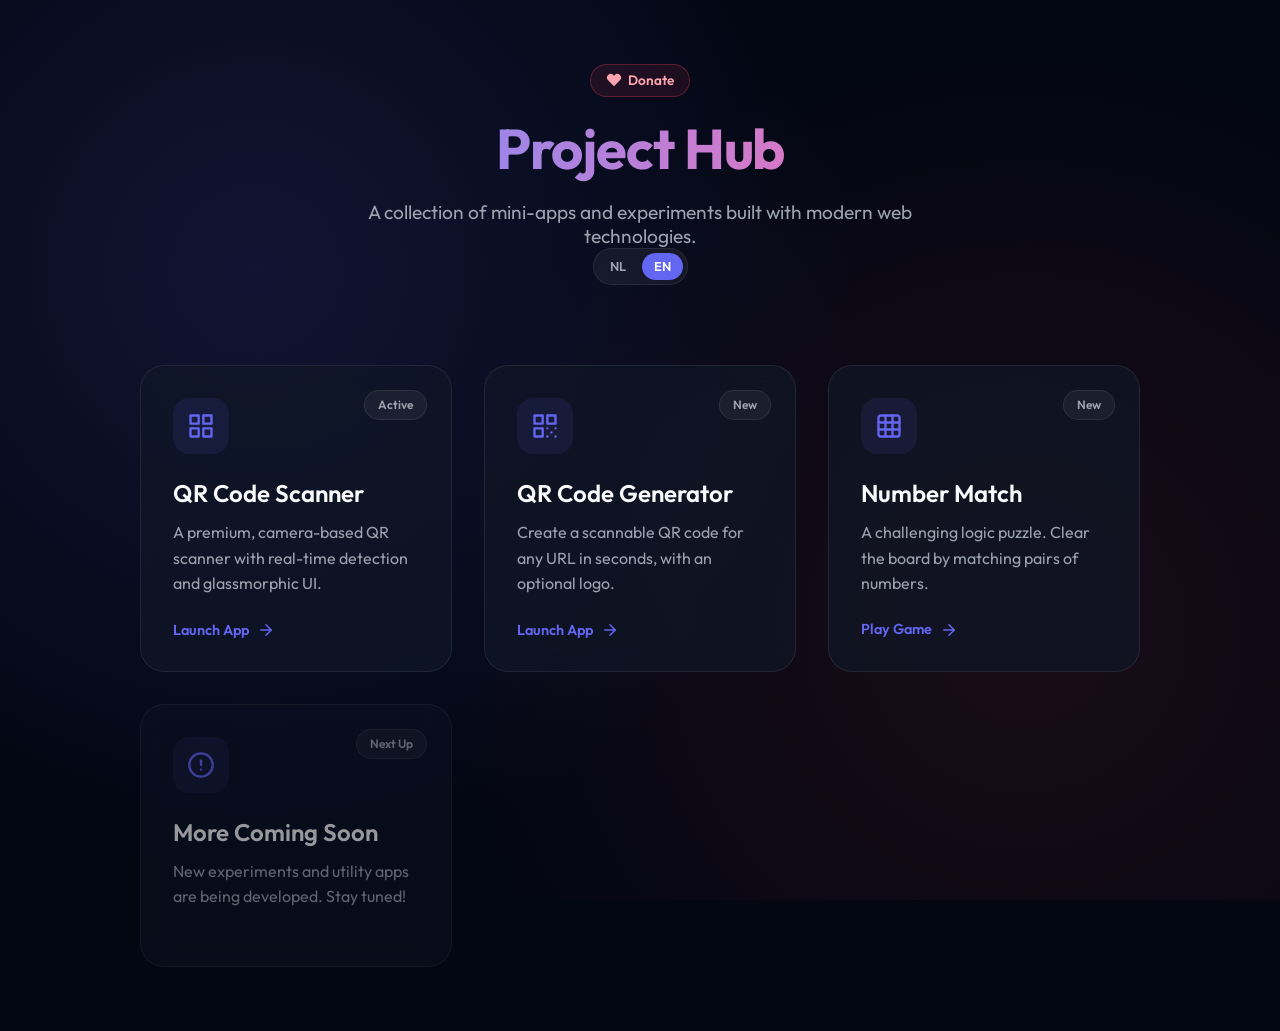
<file: html/index.html>
<!DOCTYPE html>
<html lang="en">
<head>
    <meta charset="UTF-8">
    <meta name="viewport" content="width=device-width, initial-scale=1.0">
    <title>Project Hub | jvgemert</title>
    <link rel="stylesheet" href="assets/shared-components.css">
    <link rel="stylesheet" href="style.css">

</head>
<body data-i18n-title="meta.title">
    <div class="bg-gradient"></div>

    <header>
        <div class="header-actions">
            <a href="donate/index.html" class="donate-link">
                <svg width="16" height="16" viewBox="0 0 24 24">
                    <path d="M20.84 4.61a5.5 5.5 0 0 0-7.78 0L12 5.67l-1.06-1.06a5.5 5.5 0 0 0-7.78 7.78l1.06 1.06L12 21.23l7.78-7.78 1.06-1.06a5.5 5.5 0 0 0 0-7.78z"></path>
                </svg>
                <span data-i18n="nav.donate">Donate</span>
            </a>
        </div>
        <h1 data-i18n="header.title">Project Hub</h1>
        <p data-i18n="header.subtitle">A collection of mini-apps and experiments built with modern web technologies.</p>
    </header>

    <div class="grid">
        <!-- QR Code Scanner -->
        <a href="qr-code-scanner/index.html" class="card">
            <div class="badge" data-i18n="cards.scanner.badge">Active</div>
            <div class="card-icon">
                <svg width="28" height="28" viewBox="0 0 24 24" fill="none" stroke="currentColor" stroke-width="2" stroke-linecap="round" stroke-linejoin="round">
                    <rect x="3" y="3" width="7" height="7"></rect>
                    <rect x="14" y="3" width="7" height="7"></rect>
                    <rect x="14" y="14" width="7" height="7"></rect>
                    <rect x="3" y="14" width="7" height="7"></rect>
                </svg>
            </div>
            <div>
                <h2 data-i18n="cards.scanner.title">QR Code Scanner</h2>
                <p data-i18n="cards.scanner.description">A premium, camera-based QR scanner with real-time detection and glassmorphic UI.</p>
            </div>
            <div class="card-footer">
                <span data-i18n="cards.scanner.cta">Launch App</span>
                <svg width="18" height="18" viewBox="0 0 24 24" fill="none" stroke="currentColor" stroke-width="2" stroke-linecap="round" stroke-linejoin="round">
                    <line x1="5" y1="12" x2="19" y2="12"></line>
                    <polyline points="12 5 19 12 12 19"></polyline>
                </svg>
            </div>
        </a>

        <!-- QR Code Generator -->
        <a href="qr-code-generator/index.html" class="card">
            <div class="badge" data-i18n="cards.generator.badge">New</div>
            <div class="card-icon">
                <svg width="28" height="28" viewBox="0 0 24 24" fill="none" stroke="currentColor" stroke-width="2" stroke-linecap="round" stroke-linejoin="round">
                    <rect x="3" y="3" width="7" height="7"></rect>
                    <rect x="14" y="3" width="7" height="7"></rect>
                    <rect x="3" y="14" width="7" height="7"></rect>
                    <line x1="14" y1="14" x2="14" y2="14.01"></line>
                    <line x1="21" y1="14" x2="21" y2="14.01"></line>
                    <line x1="14" y1="21" x2="14" y2="21.01"></line>
                    <line x1="21" y1="21" x2="21" y2="21.01"></line>
                    <line x1="17.5" y1="17.5" x2="17.5" y2="17.51"></line>
                </svg>
            </div>
            <div>
                <h2 data-i18n="cards.generator.title">QR Code Generator</h2>
                <p data-i18n="cards.generator.description">Create a scannable QR code for any URL in seconds, with an optional logo.</p>
            </div>
            <div class="card-footer">
                <span data-i18n="cards.generator.cta">Launch App</span>
                <svg width="18" height="18" viewBox="0 0 24 24" fill="none" stroke="currentColor" stroke-width="2" stroke-linecap="round" stroke-linejoin="round">
                    <line x1="5" y1="12" x2="19" y2="12"></line>
                    <polyline points="12 5 19 12 12 19"></polyline>
                </svg>
            </div>
        </a>

        <!-- Number Match Game -->
        <a href="number-match/index.html" class="card">
            <div class="badge" data-i18n="cards.numberMatch.badge">New</div>
            <div class="card-icon">
                <svg width="28" height="28" viewBox="0 0 24 24" fill="none" stroke="currentColor" stroke-width="2" stroke-linecap="round" stroke-linejoin="round">
                    <rect x="3" y="3" width="18" height="18" rx="2" ry="2"></rect>
                    <line x1="3" y1="9" x2="21" y2="9"></line>
                    <line x1="3" y1="15" x2="21" y2="15"></line>
                    <line x1="9" y1="3" x2="9" y2="21"></line>
                    <line x1="15" y1="3" x2="15" y2="21"></line>
                </svg>
            </div>
            <div>
                <h2 data-i18n="cards.numberMatch.title">Number Match</h2>
                <p data-i18n="cards.numberMatch.description">A challenging logic puzzle. Clear the board by matching pairs of numbers.</p>
            </div>
            <div class="card-footer">
                <span data-i18n="cards.numberMatch.cta">Play Game</span>
                <svg width="18" height="18" viewBox="0 0 24 24" fill="none" stroke="currentColor" stroke-width="2" stroke-linecap="round" stroke-linejoin="round">
                    <line x1="5" y1="12" x2="19" y2="12"></line>
                    <polyline points="12 5 19 12 12 19"></polyline>
                </svg>
            </div>
        </a>

        <!-- Coming Soon -->
        <div class="card card-disabled">
            <div class="badge" data-i18n="cards.comingSoon.badge">Next Up</div>
            <div class="card-icon">
                <svg width="28" height="28" viewBox="0 0 24 24" fill="none" stroke="currentColor" stroke-width="2" stroke-linecap="round" stroke-linejoin="round">
                    <circle cx="12" cy="12" r="10"></circle>
                    <line x1="12" y1="8" x2="12" y2="12"></line>
                    <line x1="12" y1="16" x2="12.01" y2="16"></line>
                </svg>
            </div>
            <div>
                <h2 data-i18n="cards.comingSoon.title">More Coming Soon</h2>
                <p data-i18n="cards.comingSoon.description">New experiments and utility apps are being developed. Stay tuned!</p>
            </div>
        </div>
    </div>

    <script src="i18n.js"></script>
    <script src="translations.js"></script>
    <script>
        I18N.init(window.HUB_DICT);
    </script>
</body>
</html>
</file>
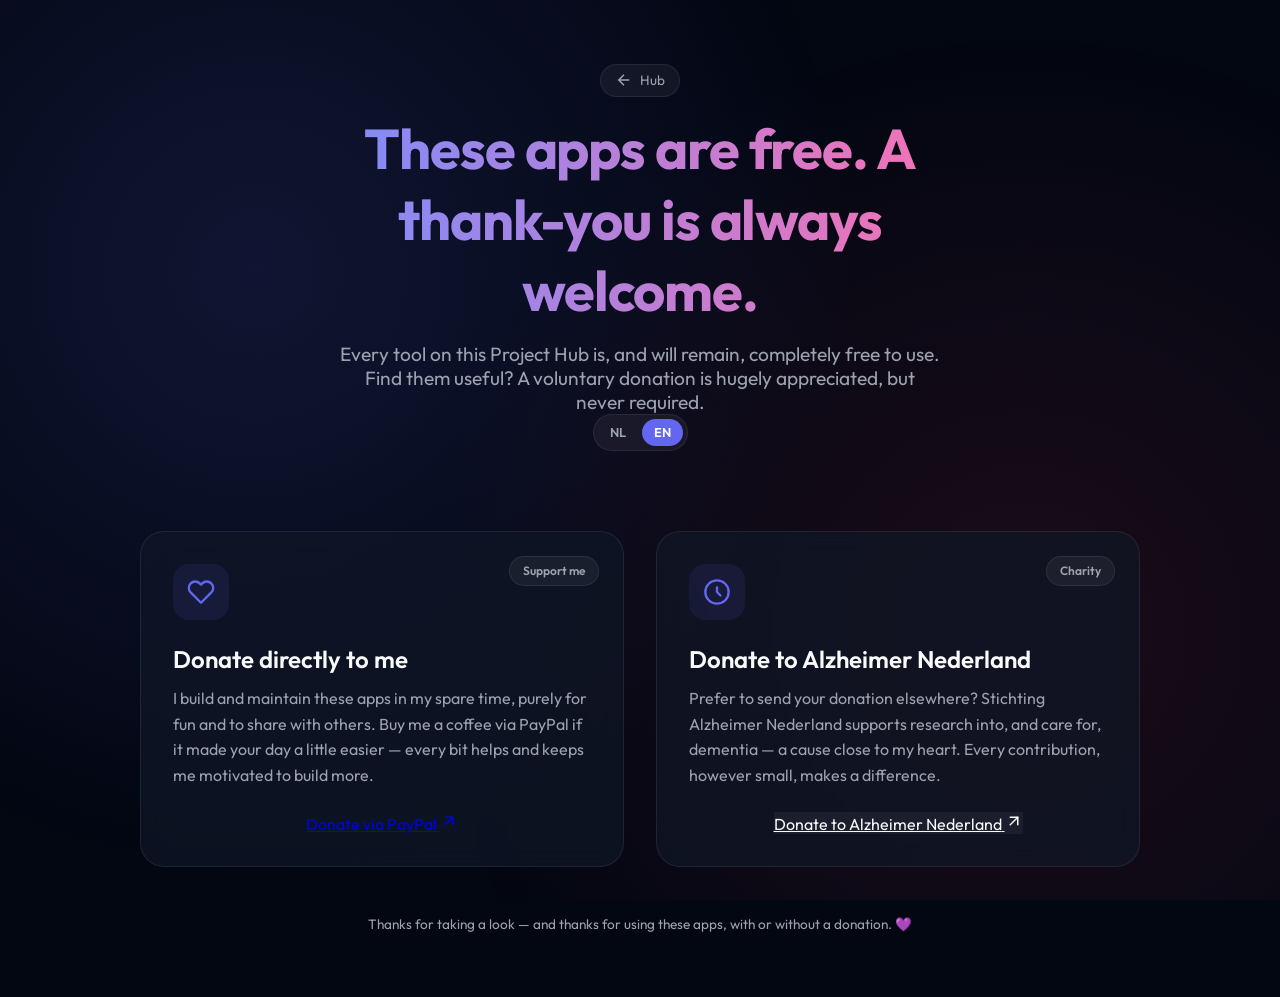
<file: html/donate/index.html>
<!DOCTYPE html>
<html lang="nl">
<head>
    <meta charset="UTF-8">
    <meta name="viewport" content="width=device-width, initial-scale=1.0">
    <meta name="description" content="Steun dit project of doneer aan Stichting Alzheimer Nederland.">
    <title>Doneren | jvgemert</title>
    <link rel="stylesheet" href="../assets/shared-components.css">
    <link rel="stylesheet" href="../style.css">
</head>
<body data-i18n-title="meta.title">
    <div class="bg-gradient"></div>

    <header>
        <div class="header-actions">
            <a href="../index.html" class="back-link">
                <svg width="18" height="18" viewBox="0 0 24 24" fill="none" stroke="currentColor" stroke-width="2">
                    <line x1="19" y1="12" x2="5" y2="12"></line>
                    <polyline points="12 19 5 12 12 5"></polyline>
                </svg>
                <span data-i18n="header.back">Hub</span>
            </a>
        </div>
        <h1 data-i18n="header.title">Deze apps zijn gratis. Een bedankje mag altijd.</h1>
        <p data-i18n="header.subtitle">Alle tools op dit Project Hub zijn en blijven volledig gratis te gebruiken. Vind je ze handig? Een vrijwillige donatie wordt enorm gewaardeerd, maar is nooit verplicht.</p>
    </header>

    <main class="grid donate-grid">
        <section class="card donate-card">
            <div class="badge" data-i18n="me.badge">Steun mij</div>
            <div class="card-icon donate-icon">
                <svg width="28" height="28" viewBox="0 0 24 24" fill="none" stroke="currentColor" stroke-width="2" stroke-linecap="round" stroke-linejoin="round">
                    <path d="M20.84 4.61a5.5 5.5 0 0 0-7.78 0L12 5.67l-1.06-1.06a5.5 5.5 0 0 0-7.78 7.78l1.06 1.06L12 21.23l7.78-7.78 1.06-1.06a5.5 5.5 0 0 0 0-7.78z"></path>
                </svg>
            </div>
            <div>
                <h2 data-i18n="me.title">Doneer direct aan mij</h2>
                <p data-i18n="me.description">Ik bouw en onderhoud deze apps in mijn vrije tijd, puur voor de lol en om te delen. Trakteer me op een kopje koffie via PayPal als je er blij van wordt — elk bedrag helpt en motiveert om door te bouwen.</p>
            </div>
            <div class="actions">
                <a href="https://paypal.me/JeroenvanGemert" target="_blank" rel="noopener" class="button-primary">
                    <span data-i18n="me.button">Doneer via PayPal</span>
                    <svg width="18" height="18" viewBox="0 0 24 24" fill="none" stroke="currentColor" stroke-width="2" stroke-linecap="round" stroke-linejoin="round">
                        <line x1="7" y1="17" x2="17" y2="7"></line>
                        <polyline points="7 7 17 7 17 17"></polyline>
                    </svg>
                </a>
            </div>
        </section>

        <section class="card donate-card">
            <div class="badge" data-i18n="charity.badge">Goed doel</div>
            <div class="card-icon donate-icon">
                <svg width="28" height="28" viewBox="0 0 24 24" fill="none" stroke="currentColor" stroke-width="2" stroke-linecap="round" stroke-linejoin="round">
                    <circle cx="12" cy="12" r="10"></circle>
                    <path d="M12 8v4l3 3"></path>
                </svg>
            </div>
            <div>
                <h2 data-i18n="charity.title">Doneer aan Stichting Alzheimer Nederland</h2>
                <p data-i18n="charity.description">Liever je donatie ergens anders naartoe? Stichting Alzheimer Nederland zet zich in voor onderzoek naar en ondersteuning bij dementie — een zaak die mij persoonlijk aan het hart gaat. Iedere bijdrage, hoe klein ook, maakt verschil.</p>
            </div>
            <div class="actions">
                <a href="https://online.alzheimer-nederland.nl/donatie" target="_blank" rel="noopener" class="button-secondary">
                    <span data-i18n="charity.button">Doneer aan Alzheimer Nederland</span>
                    <svg width="18" height="18" viewBox="0 0 24 24" fill="none" stroke="currentColor" stroke-width="2" stroke-linecap="round" stroke-linejoin="round">
                        <line x1="7" y1="17" x2="17" y2="7"></line>
                        <polyline points="7 7 17 7 17 17"></polyline>
                    </svg>
                </a>
            </div>
        </section>
    </main>

    <footer>
        <p data-i18n="footer.note">Bedankt dat je de tijd nam om te kijken — en bedankt dat je deze apps gebruikt, met of zonder donatie. 💜</p>
    </footer>

    <script src="../i18n.js"></script>
    <script src="translations.js"></script>
    <script>
        window.APP_I18N = I18N.init(window.DONATE_DICT);
    </script>
</body>
</html>
</file>
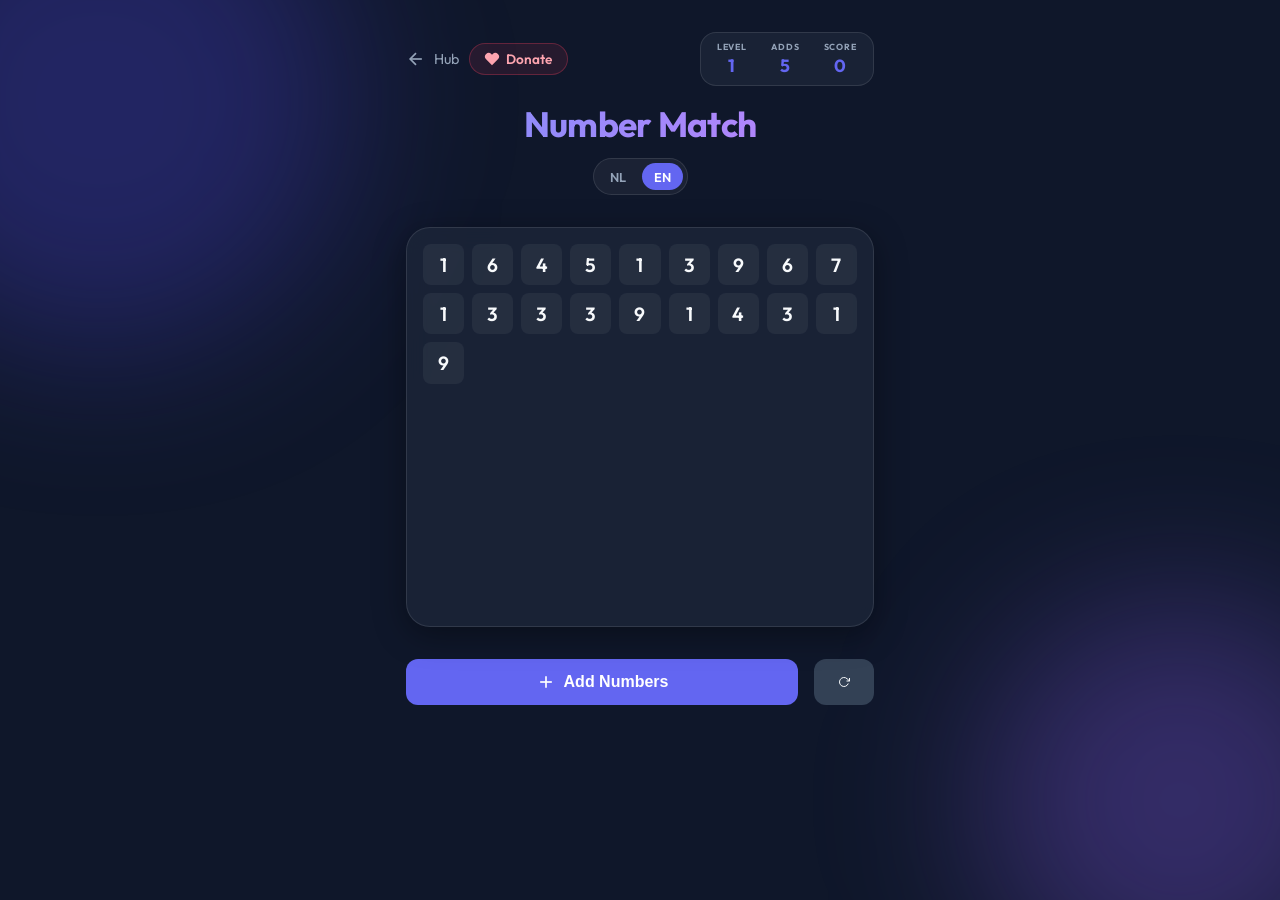
<file: html/number-match/index.html>
<!DOCTYPE html>
<html lang="en">
<head>
    <meta charset="UTF-8">
    <meta name="viewport" content="width=device-width, initial-scale=1.0">
    <title>Number Match | Logic Puzzle</title>
    <meta name="description" content="A premium web version of the popular Number Match logic puzzle game.">
    <link rel="stylesheet" href="../assets/shared-components.css">
    <link rel="stylesheet" href="style.css">
</head>
<body data-i18n-title="meta.title">
    <div class="background-blobs">
        <div class="blob blob-1"></div>
        <div class="blob blob-2"></div>
    </div>

    <main class="game-container">
        <header>
            <div class="header-top">
                <div class="header-left">
                    <a href="../index.html" class="back-link">
                        <svg width="20" height="20" viewBox="0 0 24 24" fill="none" stroke="currentColor" stroke-width="2">
                            <line x1="19" y1="12" x2="5" y2="12"></line>
                            <polyline points="12 19 5 12 12 5"></polyline>
                        </svg>
                        <span data-i18n="header.back">Hub</span>
                    </a>
                    <a href="../donate/index.html" class="donate-link">
                        <svg width="16" height="16" viewBox="0 0 24 24">
                            <path d="M20.84 4.61a5.5 5.5 0 0 0-7.78 0L12 5.67l-1.06-1.06a5.5 5.5 0 0 0-7.78 7.78l1.06 1.06L12 21.23l7.78-7.78 1.06-1.06a5.5 5.5 0 0 0 0-7.78z"></path>
                        </svg>
                        <span data-i18n="nav.donate">Donate</span>
                    </a>
                </div>
                <div class="stats-container">
                    <div class="stat-item">
                        <span class="stat-label" data-i18n="stats.level">LEVEL</span>
                        <span id="level" class="stat-value">1</span>
                    </div>
                    <div class="stat-item">
                        <span class="stat-label" data-i18n="stats.adds">ADDS</span>
                        <span id="adds-left" class="stat-value">5</span>
                    </div>
                    <div class="stat-item">
                        <span class="stat-label" data-i18n="stats.score">SCORE</span>
                        <span id="score" class="stat-value">0</span>
                    </div>
                </div>
            </div>
            <h1 data-i18n="header.title">Number Match</h1>
        </header>

        <div class="board-wrapper">
            <div id="game-board" class="board" role="group" aria-label="Number grid">
                <!-- Numbers will be injected here -->
            </div>
        </div>

        <div class="controls">
            <button id="add-numbers-btn" class="btn btn-primary">
                <svg width="20" height="20" viewBox="0 0 24 24" fill="none" stroke="currentColor" stroke-width="2">
                    <line x1="12" y1="5" x2="12" y2="19"></line>
                    <line x1="5" y1="12" x2="19" y2="12"></line>
                </svg>
                <span data-i18n="controls.addNumbers">Add Numbers</span>
            </button>
            <button id="restart-btn" class="btn btn-secondary">
                <svg width="20" height="20" viewBox="0 0 24 24" fill="none" stroke="currentColor" stroke-width="2">
                    <path d="M23 4v6h-6"></path>
                    <path d="M20.49 15a9 9 0 11-2.12-9.36L23 10"></path>
                </svg>
            </button>
        </div>

        <div id="game-over" class="modal hidden" role="dialog" aria-modal="true" aria-labelledby="game-over-title" tabindex="-1">
            <div class="modal-content">
                <h2 id="game-over-title">Well Done!</h2>
                <p id="game-over-message">You cleared the board!</p>
                <div class="final-score"><span data-i18n="modal.scoreLabel">Score</span>: <span id="final-score">0</span></div>
                <button id="play-again-btn" class="btn btn-primary">Play Again</button>
            </div>
        </div>
    </main>

    <script src="../i18n.js"></script>
    <script src="translations.js"></script>
    <script>
        window.APP_I18N = I18N.init(window.NUMBER_MATCH_DICT, { switcherTarget: document.querySelector('header'), switcherPrepend: false });
    </script>
    <script src="scripts.js"></script>
</body>
</html>
</file>
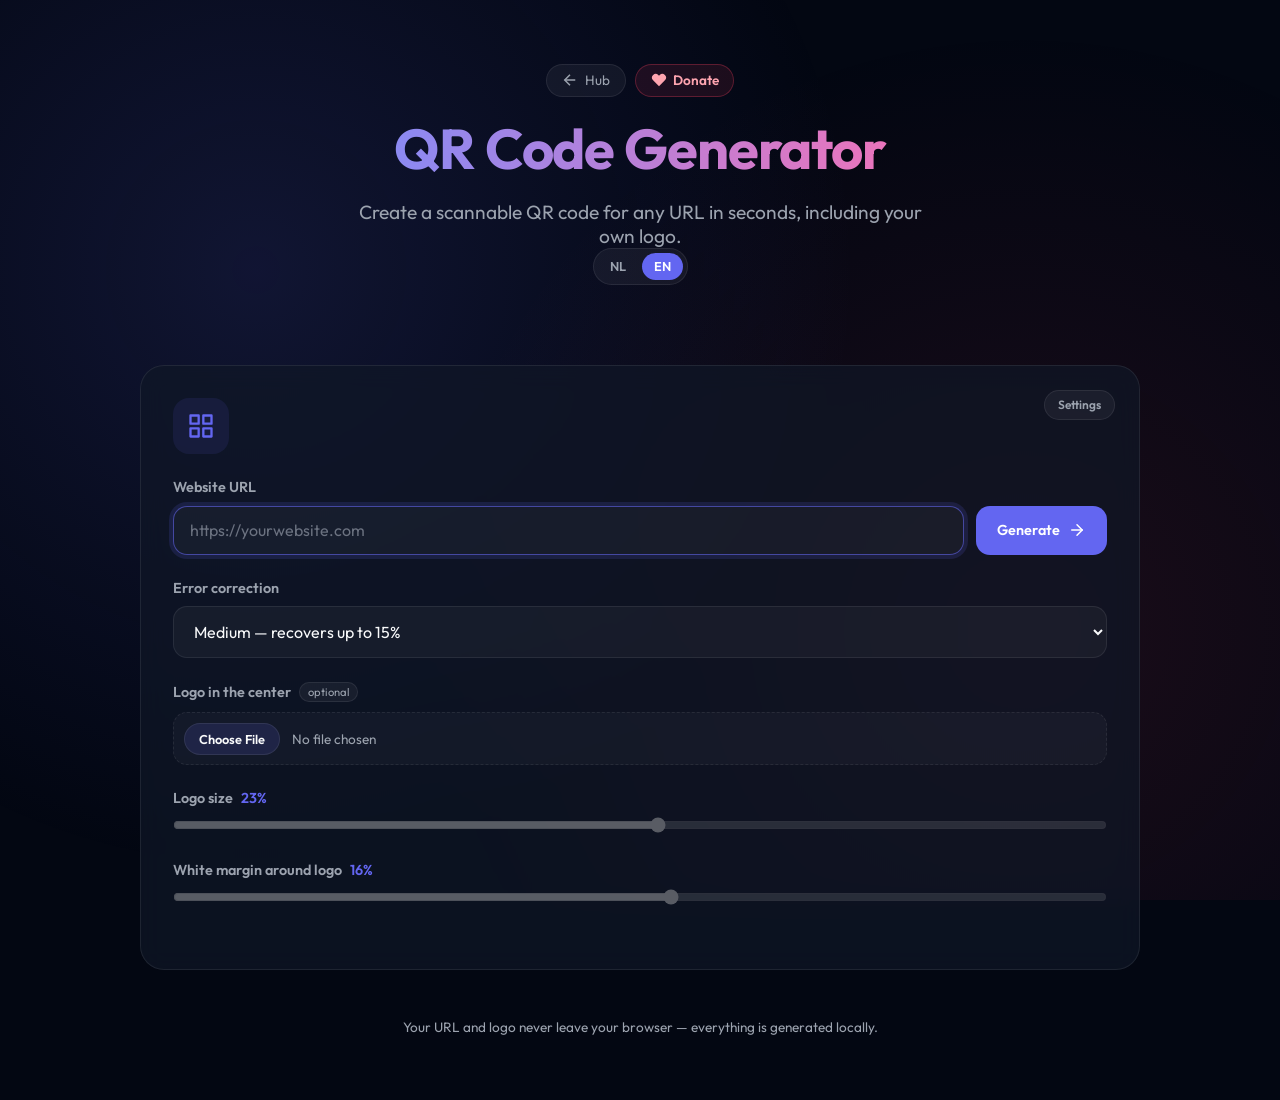
<file: html/qr-code-generator/index.html>
<!DOCTYPE html>
<html lang="nl">
<head>
    <meta charset="UTF-8">
    <meta name="viewport" content="width=device-width, initial-scale=1.0">
    <meta name="description" content="Maak direct een QR-code voor iedere URL, met optioneel logo.">
    <title>QR Code Generator | jvgemert</title>
    <link rel="stylesheet" href="../assets/shared-components.css">
    <link rel="stylesheet" href="../style.css">
</head>
<body data-i18n-title="meta.title">
    <div class="bg-gradient"></div>

    <header>
        <div class="header-actions">
            <a href="../index.html" class="back-link">
                <svg width="18" height="18" viewBox="0 0 24 24" fill="none" stroke="currentColor" stroke-width="2">
                    <line x1="19" y1="12" x2="5" y2="12"></line>
                    <polyline points="12 19 5 12 12 5"></polyline>
                </svg>
                <span data-i18n="header.back">Hub</span>
            </a>
            <a href="../donate/index.html" class="donate-link">
                <svg width="16" height="16" viewBox="0 0 24 24">
                    <path d="M20.84 4.61a5.5 5.5 0 0 0-7.78 0L12 5.67l-1.06-1.06a5.5 5.5 0 0 0-7.78 7.78l1.06 1.06L12 21.23l7.78-7.78 1.06-1.06a5.5 5.5 0 0 0 0-7.78z"></path>
                </svg>
                <span data-i18n="nav.donate">Doneer</span>
            </a>
        </div>
        <h1 data-i18n="header.title">QR Code Generator</h1>
        <p data-i18n="header.subtitle">Maak in seconden een scanbare QR-code voor iedere URL, inclusief eigen logo.</p>
    </header>

    <main class="grid">
        <section class="card">
            <div class="badge" data-i18n="form.badge">Instellingen</div>
            <div class="card-icon">
                <svg width="28" height="28" viewBox="0 0 24 24" fill="none" stroke="currentColor" stroke-width="2" stroke-linecap="round" stroke-linejoin="round">
                    <rect x="3" y="3" width="7" height="7"></rect>
                    <rect x="14" y="3" width="7" height="7"></rect>
                    <rect x="14" y="14" width="7" height="7"></rect>
                    <rect x="3" y="14" width="7" height="7"></rect>
                </svg>
            </div>

            <form id="qr-form" novalidate>
                <div class="field">
                    <label for="url-input" data-i18n="form.urlLabel">Website-URL</label>
                    <div class="input-row">
                        <input
                            id="url-input"
                            name="url"
                            type="text"
                            inputmode="url"
                            autocomplete="url"
                            placeholder="https://jouwwebsite.nl"
                            data-i18n-attr="placeholder:form.urlPlaceholder"
                            aria-describedby="url-error"
                            autofocus
                        >
                        <button type="submit">
                            <span data-i18n="form.generateButton">Genereer</span>
                            <svg width="18" height="18" viewBox="0 0 24 24" fill="none" stroke="currentColor" stroke-width="2" stroke-linecap="round" stroke-linejoin="round">
                                <line x1="5" y1="12" x2="19" y2="12"></line>
                                <polyline points="12 5 19 12 12 19"></polyline>
                            </svg>
                        </button>
                    </div>
                </div>

                <div class="field">
                    <label for="correction-level" data-i18n="form.correctionLabel">Foutcorrectie</label>
                    <select id="correction-level" name="correction-level">
                        <option value="L" data-i18n="form.correction.l">Laag — herstelt tot 7%</option>
                        <option value="M" selected data-i18n="form.correction.m">Gemiddeld — herstelt tot 15%</option>
                        <option value="Q" data-i18n="form.correction.q">Hoog — herstelt tot 25%</option>
                        <option value="H" data-i18n="form.correction.h">Zeer hoog — herstelt tot 30%</option>
                    </select>
                </div>

                <div class="field">
                    <label for="logo-input"><span data-i18n="form.logoLabel">Logo in het midden</span> <span class="optional" data-i18n="form.optional">optioneel</span></label>
                    <div class="file-row">
                        <input id="logo-input" name="logo" type="file" accept="image/png,image/jpeg,image/webp,image/svg+xml">
                        <button id="remove-logo-button" class="remove-logo" type="button" hidden data-i18n="form.removeLogo">Verwijderen</button>
                    </div>
                </div>

                <div class="field">
                    <label for="logo-size"><span data-i18n="form.logoSizeLabel">Grootte van logo</span> <output id="logo-size-value" for="logo-size">23%</output></label>
                    <input id="logo-size" name="logo-size" type="range" min="10" max="35" value="23" step="1" disabled>
                </div>

                <div class="field">
                    <label for="logo-margin"><span data-i18n="form.logoMarginLabel">Witte marge rond logo</span> <output id="logo-margin-value" for="logo-margin">16%</output></label>
                    <input id="logo-margin" name="logo-margin" type="range" min="0" max="30" value="16" step="1" disabled>
                </div>

                <p id="url-error" class="error" role="alert"></p>
            </form>
        </section>

        <section id="result" class="card card-result" hidden>
            <div class="badge" data-i18n="result.badge">Resultaat</div>
            <div id="qr-panel" class="qr-panel">
                <div id="qr-code" aria-label="Gegenereerde QR-code" data-i18n-attr="aria-label:result.qrAriaLabel"></div>
                <div id="logo-preview" class="logo-preview" hidden>
                    <img id="logo-image" alt="Gekozen logo" data-i18n-attr="alt:result.logoAlt">
                </div>
            </div>

            <div class="result-details">
                <h2 data-i18n="result.heading">Je QR-code is klaar</h2>
                <p id="result-url" class="result-url"></p>
            </div>

            <div class="field png-resolution-field">
                <label for="png-resolution" data-i18n="result.resolutionLabel">PNG-resolutie</label>
                <select id="png-resolution">
                    <option value="512">512 x 512 px</option>
                    <option value="1024" selected>1024 x 1024 px</option>
                    <option value="2048">2048 x 2048 px</option>
                    <option value="4096">4096 x 4096 px</option>
                </select>
            </div>

            <div class="actions">
                <button id="download-button" class="button-primary" type="button">
                    <span data-i18n="result.downloadPng">Download PNG</span>
                    <svg width="18" height="18" viewBox="0 0 24 24" fill="none" stroke="currentColor" stroke-width="2" stroke-linecap="round" stroke-linejoin="round">
                        <path d="M21 15v4a2 2 0 0 1-2 2H5a2 2 0 0 1-2-2v-4"></path>
                        <polyline points="7 10 12 15 17 10"></polyline>
                        <line x1="12" y1="15" x2="12" y2="3"></line>
                    </svg>
                </button>
                <button id="download-svg-button" class="button-secondary" type="button">
                    <span data-i18n="result.downloadSvg">Download SVG</span>
                    <svg width="18" height="18" viewBox="0 0 24 24" fill="none" stroke="currentColor" stroke-width="2" stroke-linecap="round" stroke-linejoin="round">
                        <path d="M21 15v4a2 2 0 0 1-2 2H5a2 2 0 0 1-2-2v-4"></path>
                        <polyline points="7 10 12 15 17 10"></polyline>
                        <line x1="12" y1="15" x2="12" y2="3"></line>
                    </svg>
                </button>
            </div>
        </section>
    </main>

    <footer>
        <p data-i18n="footer.note">Je URL en logo verlaten je browser niet — alles wordt lokaal gegenereerd.</p>
    </footer>

    <script src="../i18n.js"></script>
    <script src="translations.js"></script>
    <script>
        window.APP_I18N = I18N.init(window.GENERATOR_DICT);
    </script>
    <script src="vendor/qrcode.min.js"></script>
    <script src="script.js"></script>
</body>
</html>
</file>
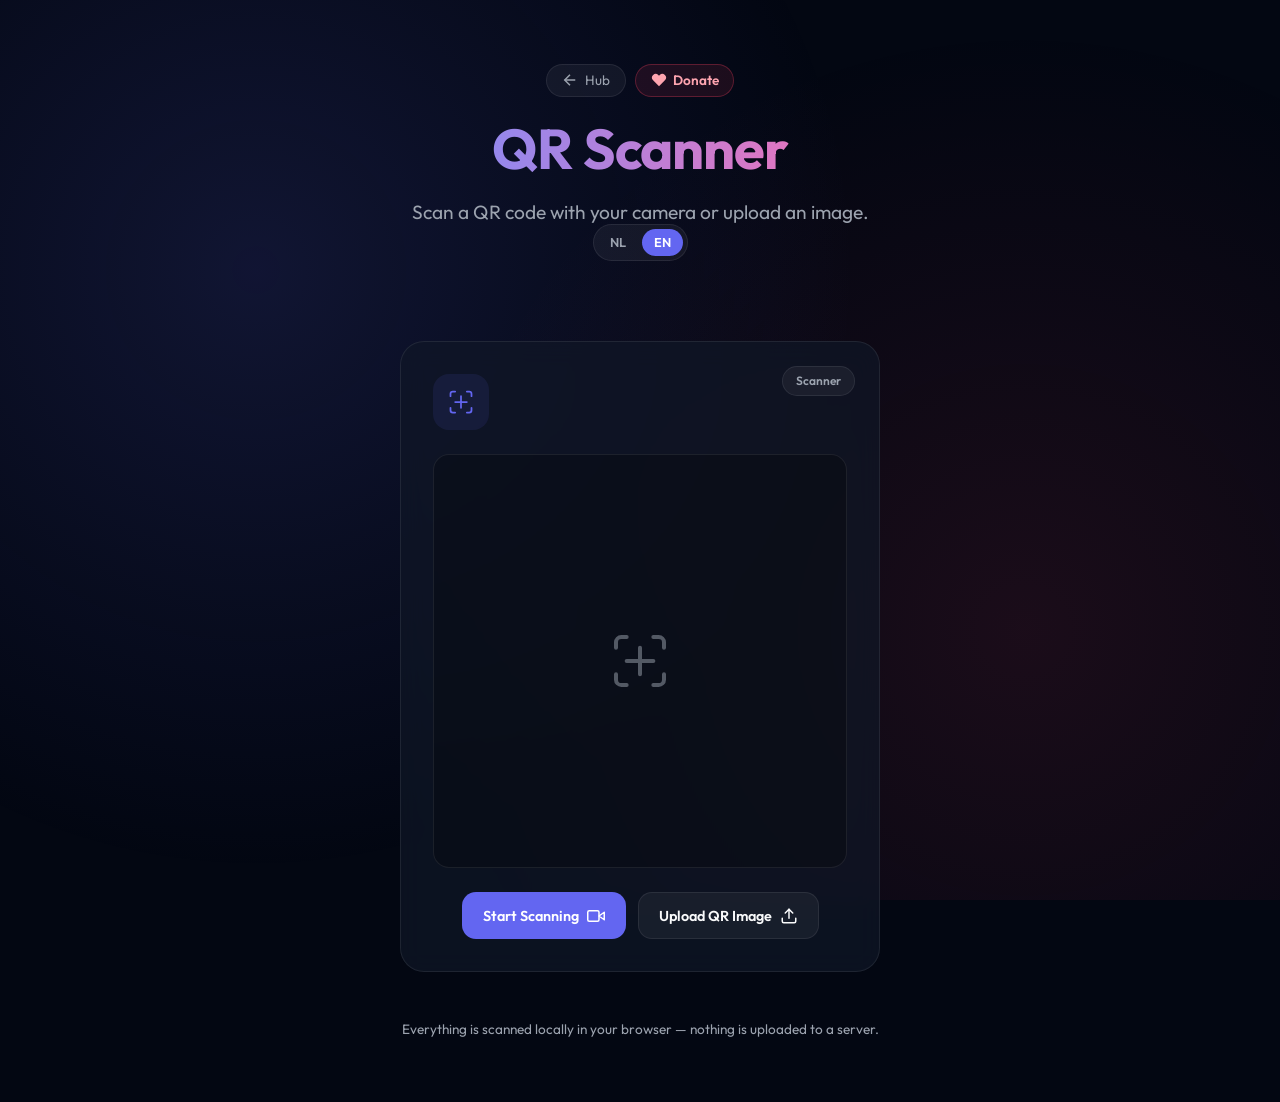
<file: html/qr-code-scanner/index.html>
<!DOCTYPE html>
<html lang="nl">
<head>
    <meta charset="UTF-8">
    <meta name="viewport" content="width=device-width, initial-scale=1.0">
    <title>QR Scanner | jvgemert</title>
    <meta name="description" content="Scan direct een QR-code met je camera of upload een afbeelding, inclusief technische details.">
    <link rel="stylesheet" href="../assets/shared-components.css">
    <link rel="stylesheet" href="../style.css">
</head>
<body data-i18n-title="meta.title">
    <div class="bg-gradient"></div>

    <header>
        <div class="header-actions">
            <a href="../index.html" class="back-link">
                <svg width="18" height="18" viewBox="0 0 24 24" fill="none" stroke="currentColor" stroke-width="2">
                    <line x1="19" y1="12" x2="5" y2="12"></line>
                    <polyline points="12 19 5 12 12 5"></polyline>
                </svg>
                <span data-i18n="header.back">Hub</span>
            </a>
            <a href="../donate/index.html" class="donate-link">
                <svg width="16" height="16" viewBox="0 0 24 24">
                    <path d="M20.84 4.61a5.5 5.5 0 0 0-7.78 0L12 5.67l-1.06-1.06a5.5 5.5 0 0 0-7.78 7.78l1.06 1.06L12 21.23l7.78-7.78 1.06-1.06a5.5 5.5 0 0 0 0-7.78z"></path>
                </svg>
                <span data-i18n="nav.donate">Doneer</span>
            </a>
        </div>
        <h1 data-i18n="header.title">QR Scanner</h1>
        <p data-i18n="header.subtitle">Scan een QR-code met je camera of upload een afbeelding.</p>
    </header>

    <main class="scanner-main">
        <section class="card card-scanner">
            <div class="badge" data-i18n="scanner.badge">Scanner</div>
            <div class="card-icon">
                <svg width="28" height="28" viewBox="0 0 24 24" fill="none" stroke="currentColor" stroke-width="1.5" stroke-linecap="round" stroke-linejoin="round">
                    <path d="M3 7V5a2 2 0 012-2h2m10 0h2a2 2 0 012 2v2m0 10v2a2 2 0 01-2 2h-2M7 21H5a2 2 0 01-2-2v-2"/>
                    <path d="M7 12h10M12 7v10"/>
                </svg>
            </div>

            <div class="scanner-panel">
                <div id="reader" class="scanner-view">
                    <div class="placeholder-icon">
                        <svg viewBox="0 0 24 24" fill="none" stroke="currentColor" stroke-width="1.5">
                            <path d="M3 7V5a2 2 0 012-2h2m10 0h2a2 2 0 012 2v2m0 10v2a2 2 0 01-2 2h-2M7 21H5a2 2 0 01-2-2v-2" stroke-linecap="round" stroke-linejoin="round"/>
                            <path d="M7 12h10M12 7v10" stroke-linecap="round" stroke-linejoin="round"/>
                        </svg>
                    </div>
                </div>
                <div class="scan-animation"></div>
            </div>

            <div class="actions">
                <button id="scan-btn" type="button">
                    <span data-i18n="scanner.startButton">Start Scanning</span>
                    <svg width="18" height="18" viewBox="0 0 24 24" fill="none" stroke="currentColor" stroke-width="2" stroke-linecap="round" stroke-linejoin="round">
                        <path d="M23 7l-7 5 7 5V7z"></path>
                        <rect x="1" y="5" width="15" height="14" rx="2" ry="2"></rect>
                    </svg>
                </button>
                <button id="stop-btn" type="button" class="button-secondary" hidden>
                    <span data-i18n="scanner.stopButton">Stop Scanner</span>
                </button>
                <button id="upload-btn" type="button" class="button-secondary">
                    <span data-i18n="scanner.uploadButton">Upload QR-afbeelding</span>
                    <svg width="18" height="18" viewBox="0 0 24 24" fill="none" stroke="currentColor" stroke-width="2" stroke-linecap="round" stroke-linejoin="round">
                        <path d="M21 15v4a2 2 0 0 1-2 2H5a2 2 0 0 1-2-2v-4"></path>
                        <polyline points="17 8 12 3 7 8"></polyline>
                        <line x1="12" y1="3" x2="12" y2="15"></line>
                    </svg>
                </button>
                <input id="upload-input" type="file" accept="image/*" hidden>
            </div>

            <p id="upload-error" class="error" role="alert" hidden></p>

            <div id="result-container" class="result-block" hidden>
                <h3 data-i18n="result.heading">Scan resultaat</h3>
                <div id="result-content" class="result-content"></div>
                <div class="actions">
                    <button id="copy-btn" type="button" class="button-secondary" data-i18n="result.copyButton">Copy Content</button>
                    <a id="visit-btn" href="#" target="_blank" class="button-secondary" hidden data-i18n="result.visitButton">Visit URL</a>
                </div>

                <div id="tech-info" class="tech-info" hidden>
                    <h4 data-i18n="tech.heading">Technische informatie</h4>
                    <div id="tech-info-grid" class="tech-info-grid"></div>
                    <p class="tech-info-note" data-i18n="tech.note">Redundantie = percentage van de codewoorden dat foutcorrectiedata is (geen gebruikersdata). Codewoord-capaciteit is de ruwe databytes-capaciteit voor deze versie/ECC-combinatie (incl. ~1-2 bytes overhead voor mode-/lengte-indicator, die niet in "databytes gebruikt" is meegeteld). De encoderingsmodus is een schatting op basis van de inhoud, niet uitgelezen uit de originele encoder.</p>
                </div>
            </div>
        </section>
    </main>

    <footer>
        <p data-i18n="footer.note">Alles wordt lokaal in je browser gescand — er wordt niets geüpload naar een server.</p>
    </footer>

    <script src="../i18n.js"></script>
    <script src="translations.js"></script>
    <script>
        window.APP_I18N = I18N.init(window.SCANNER_DICT);
    </script>
    <!-- QR decoding: zxing-wasm (loaded as ES module in scripts.js) -->
    <script type="module" src="scripts.js"></script>
</body>
</html>
</file>
<file: html/assets/shared-components.css>
/*
 * Shared components used across all pages (hub, scanner, generator,
 * donate, number-match): self-hosted font faces, the language switcher,
 * and the donate button/link. Loaded as its own stylesheet (instead of
 * duplicated in every page's CSS or pulled in via @import, which would
 * block rendering) so the browser can fetch it in parallel.
 */

/* Self-hosted "Outfit" font (variable font, sliced per weight via unicode-range).
   Downloaded from Google Fonts so pages don't depend on an external CDN request. */
@font-face {
    font-family: 'Outfit';
    font-style: normal;
    font-weight: 300 700;
    font-display: swap;
    src: url('fonts/outfit-latin-ext.woff2') format('woff2');
    unicode-range: U+0100-02BA, U+02BD-02C5, U+02C7-02CC, U+02CE-02D7, U+02DD-02FF, U+0304, U+0308, U+0329, U+1D00-1DBF, U+1E00-1E9F, U+1EF2-1EFF, U+2020, U+20A0-20AB, U+20AD-20C0, U+2113, U+2C60-2C7F, U+A720-A7FF;
}
@font-face {
    font-family: 'Outfit';
    font-style: normal;
    font-weight: 300 700;
    font-display: swap;
    src: url('fonts/outfit-latin.woff2') format('woff2');
    unicode-range: U+0000-00FF, U+0131, U+0152-0153, U+02BB-02BC, U+02C6, U+02DA, U+02DC, U+0304, U+0308, U+0329, U+2000-206F, U+20AC, U+2122, U+2191, U+2193, U+2212, U+2215, U+FEFF, U+FFFD;
}

.lang-switcher {
    display: inline-flex;
    gap: 0.25rem;
    padding: 0.25rem;
    border-radius: 100px;
    border: 1px solid var(--glass-border);
    background: rgba(255, 255, 255, 0.05);
}

.lang-btn {
    padding: 0.35rem 0.75rem;
    border: none;
    border-radius: 100px;
    background: transparent;
    color: var(--text-muted);
    font-family: inherit;
    font-size: 0.8rem;
    font-weight: 600;
    cursor: pointer;
    transition: all 0.3s ease;
}

.lang-btn:hover {
    color: var(--text-main);
    transform: none;
    box-shadow: none;
}

.lang-btn.active {
    background: var(--primary);
    color: #fff;
}

.donate-link {
    display: inline-flex;
    align-items: center;
    gap: 0.4rem;
    padding: 0.4rem 0.9rem;
    border-radius: 100px;
    border: 1px solid rgba(244, 63, 94, 0.3);
    background: rgba(244, 63, 94, 0.1);
    color: #fda4af;
    text-decoration: none;
    font-size: 0.85rem;
    font-weight: 600;
    transition: all 0.3s ease;
}

.donate-link:hover {
    color: #fff;
    border-color: #f43f5e;
    background: rgba(244, 63, 94, 0.25);
}

.donate-link svg {
    fill: currentColor;
    stroke: none;
}
</file>
<file: html/style.css>
:root {
    --bg: #030712;
    --card-bg: rgba(17, 24, 39, 0.7);
    --primary: #6366f1;
    --accent: #f43f5e;
    --text-main: #f9fafb;
    --text-muted: #9ca3af;
    --glass-border: rgba(255, 255, 255, 0.08);
}

* {
    margin: 0;
    padding: 0;
    box-sizing: border-box;
}

[hidden] {
    display: none !important;
}

body {
    font-family: 'Outfit', sans-serif;
    background-color: var(--bg);
    color: var(--text-main);
    min-height: 100vh;
    display: flex;
    flex-direction: column;
    align-items: center;
    overflow-x: hidden;
    padding: 4rem 2rem;
}

/* Animated Background */
.bg-gradient {
    position: fixed;
    top: 0;
    left: 0;
    width: 100%;
    height: 100%;
    z-index: -1;
    background: 
        radial-gradient(circle at 20% 30%, rgba(99, 102, 241, 0.15) 0%, transparent 50%),
        radial-gradient(circle at 80% 70%, rgba(244, 63, 94, 0.1) 0%, transparent 50%);
}

header {
    text-align: center;
    margin-bottom: 4rem;
    max-width: 600px;
}

header h1 {
    font-size: 3.5rem;
    font-weight: 700;
    letter-spacing: -0.02em;
    margin-bottom: 1rem;
    background: linear-gradient(to right, #818cf8, #f472b6);
    -webkit-background-clip: text;
    background-clip: text;
    -webkit-text-fill-color: transparent;
}

header p {
    font-size: 1.2rem;
    color: var(--text-muted);
}

.back-link {
    display: inline-flex;
    align-items: center;
    gap: 0.4rem;
    padding: 0.4rem 0.9rem;
    border-radius: 100px;
    border: 1px solid var(--glass-border);
    background: rgba(255, 255, 255, 0.05);
    color: var(--text-muted);
    text-decoration: none;
    font-size: 0.85rem;
    transition: all 0.3s ease;
}

/* Page-specific spacing: this page's language switcher sits above the header actions. */
.lang-switcher {
    margin-bottom: 1rem;
}

.back-link:hover {
    color: var(--text-main);
    border-color: var(--primary);
    background: rgba(99, 102, 241, 0.15);
}

.header-actions {
    display: flex;
    align-items: center;
    justify-content: center;
    gap: 0.6rem;
    flex-wrap: wrap;
    margin-bottom: 1rem;
}

.donate-card {
    text-align: left;
}

.donate-icon {
    background: rgba(244, 63, 94, 0.1);
    color: var(--accent);
}

.grid {
    display: grid;
    grid-template-columns: repeat(auto-fit, minmax(300px, 1fr));
    gap: 2rem;
    width: 100%;
    max-width: 1000px;
    align-items: start;
}

.card {
    background: var(--card-bg);
    backdrop-filter: blur(12px);
    border: 1px solid var(--glass-border);
    border-radius: 24px;
    padding: 2rem;
    text-decoration: none;
    color: inherit;
    transition: all 0.4s cubic-bezier(0.4, 0, 0.2, 1);
    position: relative;
    overflow: hidden;
    display: flex;
    flex-direction: column;
    justify-content: space-between;
}

.card:hover {
    transform: translateY(-10px);
    border-color: rgba(99, 102, 241, 0.4);
    box-shadow: 0 20px 40px rgba(0, 0, 0, 0.4);
}

.card::before {
    content: '';
    position: absolute;
    top: 0;
    left: 0;
    width: 100%;
    height: 100%;
    background: linear-gradient(45deg, transparent, rgba(99, 102, 241, 0.05), transparent);
    transform: translateX(-100%);
    transition: transform 0.6s;
}

.card:hover::before {
    transform: translateX(100%);
}

.card-icon {
    width: 56px;
    height: 56px;
    background: rgba(99, 102, 241, 0.1);
    border-radius: 16px;
    display: flex;
    align-items: center;
    justify-content: center;
    margin-bottom: 1.5rem;
    color: var(--primary);
}

.card h2 {
    font-size: 1.5rem;
    font-weight: 600;
    margin-bottom: 0.75rem;
}

.card p {
    color: var(--text-muted);
    font-size: 1rem;
    line-height: 1.6;
    margin-bottom: 1.5rem;
}

.card-footer {
    display: flex;
    align-items: center;
    font-weight: 600;
    color: var(--primary);
    font-size: 0.9rem;
    gap: 0.5rem;
}

.card-footer svg {
    transition: transform 0.3s;
}

.card:hover .card-footer svg {
    transform: translateX(5px);
}

/* Coming Soon Card */
.card-disabled {
    opacity: 0.6;
    cursor: default;
}

.card-disabled:hover {
    transform: none;
    border-color: var(--glass-border);
}

.badge {
    position: absolute;
    top: 1.5rem;
    right: 1.5rem;
    padding: 0.4rem 0.8rem;
    background: rgba(255, 255, 255, 0.05);
    border-radius: 100px;
    font-size: 0.75rem;
    font-weight: 600;
    color: var(--text-muted);
    border: 1px solid var(--glass-border);
}

/* Forms */
.field {
    margin-bottom: 1.5rem;
}

.field:last-of-type {
    margin-bottom: 0.5rem;
}

label {
    display: flex;
    align-items: center;
    gap: 0.5rem;
    margin-bottom: 0.6rem;
    font-size: 0.9rem;
    font-weight: 600;
    color: var(--text-muted);
}

label output {
    color: var(--primary);
    font-weight: 600;
}

.optional {
    padding: 0.15rem 0.5rem;
    border-radius: 100px;
    background: rgba(255, 255, 255, 0.05);
    border: 1px solid var(--glass-border);
    font-size: 0.7rem;
    font-weight: 400;
}

.input-row {
    display: flex;
    gap: 0.75rem;
}

input[type="text"],
select {
    flex: 1;
    min-width: 0;
    width: 100%;
    padding: 0.85rem 1rem;
    border-radius: 14px;
    border: 1px solid var(--glass-border);
    background: rgba(255, 255, 255, 0.04);
    color: var(--text-main);
    font-family: inherit;
    font-size: 1rem;
    outline: none;
    transition: border-color 0.3s, box-shadow 0.3s;
}

input[type="text"]::placeholder {
    color: #6b7280;
}

input[type="text"]:focus,
select:focus,
input[type="file"]:focus-visible,
input[type="range"]:focus-visible {
    border-color: rgba(99, 102, 241, 0.6);
    box-shadow: 0 0 0 4px rgba(99, 102, 241, 0.15);
}

select option {
    background: #111827;
    color: var(--text-main);
}

button {
    display: inline-flex;
    align-items: center;
    justify-content: center;
    gap: 0.5rem;
    padding: 0.85rem 1.25rem;
    border: 1px solid transparent;
    border-radius: 14px;
    background: var(--primary);
    color: #fff;
    font-family: inherit;
    font-size: 0.9rem;
    font-weight: 600;
    cursor: pointer;
    white-space: nowrap;
    transition: all 0.3s cubic-bezier(0.4, 0, 0.2, 1);
}

button:hover {
    transform: translateY(-2px);
    box-shadow: 0 10px 20px rgba(99, 102, 241, 0.25);
}

button svg {
    transition: transform 0.3s;
}

button:hover svg {
    transform: translateX(3px);
}

.button-secondary {
    background: rgba(255, 255, 255, 0.05);
    border-color: var(--glass-border);
    color: var(--text-main);
}

.button-secondary:hover {
    background: rgba(255, 255, 255, 0.09);
    box-shadow: 0 10px 20px rgba(0, 0, 0, 0.3);
}

.file-row {
    display: flex;
    align-items: center;
    gap: 0.75rem;
    flex-wrap: wrap;
}

input[type="file"] {
    flex: 1;
    min-width: 0;
    padding: 0.6rem;
    border-radius: 14px;
    border: 1px dashed var(--glass-border);
    background: rgba(255, 255, 255, 0.03);
    color: var(--text-muted);
    font-family: inherit;
    font-size: 0.85rem;
    cursor: pointer;
}

input[type="file"]::file-selector-button {
    margin-right: 0.75rem;
    padding: 0.45rem 0.9rem;
    border: 1px solid var(--glass-border);
    border-radius: 100px;
    background: rgba(99, 102, 241, 0.15);
    color: var(--text-main);
    font-family: inherit;
    font-size: 0.8rem;
    font-weight: 600;
    cursor: pointer;
}

.remove-logo {
    padding: 0.5rem 0.9rem;
    background: rgba(244, 63, 94, 0.12);
    border-color: rgba(244, 63, 94, 0.3);
    color: #fda4af;
    font-size: 0.8rem;
}

.remove-logo:hover {
    background: rgba(244, 63, 94, 0.2);
    box-shadow: 0 10px 20px rgba(244, 63, 94, 0.2);
}

input[type="range"] {
    width: 100%;
    accent-color: var(--primary);
    cursor: pointer;
}

input[type="range"]:disabled {
    opacity: 0.4;
    cursor: not-allowed;
}

.card .error {
    min-height: 1.25rem;
    margin-bottom: 0;
    color: #fb7185;
    font-size: 0.85rem;
    line-height: normal;
}

/* QR result */
.card-result {
    align-items: center;
    text-align: center;
    gap: 1.5rem;
}

.png-resolution-field {
    width: 100%;
    max-width: 220px;
    margin: 0 auto;
    text-align: left;
}

.png-resolution-field label {
    justify-content: center;
}

.qr-panel {
    position: relative;
    display: grid;
    place-items: center;
    padding: var(--qr-quiet, 4px);
    margin-top: 1.5rem;
    border-radius: 4px;
    background: #fff;
    box-shadow: 0 20px 40px rgba(0, 0, 0, 0.45);
}

#qr-code {
    display: grid;
    place-items: center;
    line-height: 0;
}

#qr-code img,
#qr-code canvas {
    width: 158px;
    height: 158px;
}

.logo-preview {
    position: absolute;
    z-index: 1;
    display: grid;
    place-items: center;
    width: var(--logo-width, 44px);
    height: var(--logo-height, 44px);
    padding: var(--logo-padding-y, 5px) var(--logo-padding-x, 5px);
    background: #fff;
}

.logo-preview img {
    max-width: 100%;
    max-height: 100%;
    object-fit: contain;
}

.card .result-url {
    max-width: 100%;
    margin-bottom: 0;
    overflow: hidden;
    color: var(--text-muted);
    font-size: 0.9rem;
    line-height: normal;
    text-overflow: ellipsis;
    white-space: nowrap;
}

.actions {
    display: flex;
    flex-wrap: wrap;
    justify-content: center;
    gap: 0.75rem;
    width: 100%;
}

footer {
    margin-top: 3rem;
    color: var(--text-muted);
    font-size: 0.85rem;
    text-align: center;
}

/* QR Scanner */
.scanner-main {
    width: 100%;
    max-width: 480px;
}

.card-scanner {
    align-items: stretch;
}

.scanner-panel {
    position: relative;
    width: 100%;
    aspect-ratio: 1;
    background: rgba(0, 0, 0, 0.25);
    border: 1px solid var(--glass-border);
    border-radius: 16px;
    margin-bottom: 1.5rem;
    overflow: hidden;
}

.scanner-view {
    width: 100%;
    height: 100%;
}

.scanner-view video {
    width: 100%;
    height: 100%;
    object-fit: cover;
    border-radius: 16px;
}

.placeholder-icon {
    height: 100%;
    display: flex;
    justify-content: center;
    align-items: center;
    color: var(--text-muted);
    opacity: 0.5;
}

.placeholder-icon svg {
    width: 64px;
    height: 64px;
}

.scan-animation {
    position: absolute;
    top: 0;
    left: 0;
    width: 100%;
    height: 2px;
    background: linear-gradient(to right, transparent, var(--primary), transparent);
    box-shadow: 0 0 15px var(--primary);
    z-index: 10;
    display: none;
    animation: scan 2s linear infinite;
}

@keyframes scan {
    0% { top: 0%; }
    50% { top: 100%; }
    100% { top: 0%; }
}

.result-block {
    margin-top: 1.5rem;
    padding-top: 1.5rem;
    border-top: 1px solid var(--glass-border);
    text-align: left;
}

.result-block h3 {
    font-size: 0.9rem;
    color: var(--text-muted);
    margin-bottom: 0.75rem;
    text-transform: uppercase;
    letter-spacing: 0.05em;
}

.result-content {
    background: rgba(0, 0, 0, 0.2);
    border: 1px solid var(--glass-border);
    padding: 1rem;
    border-radius: 14px;
    font-family: monospace;
    font-size: 0.9rem;
    word-break: break-all;
    margin-bottom: 1rem;
    max-height: 150px;
    overflow-y: auto;
}

.tech-info {
    margin-top: 1.5rem;
}

.tech-info h4 {
    font-size: 0.8rem;
    color: var(--text-muted);
    margin-bottom: 0.6rem;
    text-transform: uppercase;
    letter-spacing: 0.05em;
}

.tech-info-grid {
    display: grid;
    grid-template-columns: repeat(auto-fit, minmax(140px, 1fr));
    gap: 0.6rem;
}

.tech-info-item {
    background: rgba(0, 0, 0, 0.2);
    border: 1px solid var(--glass-border);
    border-radius: 8px;
    padding: 0.6rem 0.8rem;
}

.tech-info-item .label {
    display: block;
    font-size: 0.7rem;
    color: var(--text-muted);
    margin-bottom: 0.2rem;
}

.tech-info-item .value {
    display: block;
    font-size: 0.95rem;
    font-weight: 600;
}

.tech-info-note {
    font-size: 0.7rem;
    color: var(--text-muted);
    margin-top: 0.6rem;
}

@media (max-width: 640px) {
    header h1 {
        font-size: 2.5rem;
    }
    body {
        padding: 2rem 1rem;
    }

    .input-row {
        flex-direction: column;
    }

    .actions button,
    .actions a {
        width: 100%;
    }
}
</file>
<file: html/number-match/style.css>
:root {
    --bg: #0f172a;
    --card-bg: rgba(30, 41, 59, 0.7);
    --primary: #6366f1;
    --primary-hover: #4f46e5;
    --secondary: #334155;
    --text-main: #f8fafc;
    --text-muted: #94a3b8;
    --number-bg: rgba(255, 255, 255, 0.05);
    --number-selected: rgba(99, 102, 241, 0.3);
    --number-cleared: transparent;
    --glass-border: rgba(255, 255, 255, 0.1);
    --glass-shadow: 0 8px 32px 0 rgba(0, 0, 0, 0.37);
}

* {
    margin: 0;
    padding: 0;
    box-sizing: border-box;
}

body {
    font-family: 'Outfit', sans-serif;
    background-color: var(--bg);
    color: var(--text-main);
    min-height: 100vh;
    display: flex;
    justify-content: center;
    overflow-x: hidden;
    padding-bottom: 2rem;
}

/* Background Blobs */
.background-blobs {
    position: fixed;
    top: 0;
    left: 0;
    width: 100%;
    height: 100%;
    z-index: -1;
    filter: blur(80px);
}

.blob {
    position: absolute;
    border-radius: 50%;
    opacity: 0.3;
}

.blob-1 {
    width: 500px;
    height: 500px;
    background: #4f46e5;
    top: -150px;
    left: -150px;
    animation: move 25s infinite alternate;
}

.blob-2 {
    width: 400px;
    height: 400px;
    background: #8b5cf6;
    bottom: -100px;
    right: -100px;
    animation: move 20s infinite alternate-reverse;
}

@keyframes move {
    from { transform: translate(0, 0); }
    to { transform: translate(150px, 150px); }
}

.game-container {
    width: 100%;
    max-width: 500px;
    padding: 2rem 1rem;
    display: flex;
    flex-direction: column;
    align-items: center;
}

header {
    width: 100%;
    margin-bottom: 2rem;
    text-align: center;
}

.header-top {
    display: flex;
    justify-content: space-between;
    align-items: center;
    margin-bottom: 1rem;
}

.back-link {
    color: var(--text-muted);
    text-decoration: none;
    display: flex;
    align-items: center;
    gap: 0.5rem;
    font-size: 0.9rem;
    transition: color 0.3s;
}

.back-link:hover {
    color: var(--primary);
}

.header-left {
    display: flex;
    align-items: center;
    gap: 0.6rem;
}

.stats-container {
    background: var(--card-bg);
    padding: 0.5rem 1rem;
    border-radius: 16px;
    border: 1px solid var(--glass-border);
    display: flex;
    gap: 1.5rem;
}

.stat-item {
    display: flex;
    flex-direction: column;
    align-items: center;
}

.stat-label {
    font-size: 0.55rem;
    font-weight: 700;
    color: var(--text-muted);
    letter-spacing: 0.1em;
    margin-bottom: 2px;
}

.stat-value {
    font-size: 1.1rem;
    font-weight: 700;
    color: var(--primary);
}

header h1 {
    font-size: 2.2rem;
    font-weight: 700;
    letter-spacing: -0.02em;
    background: linear-gradient(to right, #818cf8, #c084fc);
    -webkit-background-clip: text;
    -webkit-text-fill-color: transparent;
}

/* Board */
.board-wrapper {
    width: 100%;
    background: var(--card-bg);
    backdrop-filter: blur(12px);
    border: 1px solid var(--glass-border);
    border-radius: 24px;
    box-shadow: var(--glass-shadow);
    padding: 1rem;
    margin-bottom: 2rem;
    min-height: 400px;
}

.board {
    display: grid;
    grid-template-columns: repeat(9, 1fr);
    gap: 0.5rem;
}

.number-cell {
    aspect-ratio: 1;
    background: var(--number-bg);
    border-radius: 8px;
    display: flex;
    align-items: center;
    justify-content: center;
    font-size: 1.2rem;
    font-weight: 600;
    cursor: pointer;
    transition: all 0.2s cubic-bezier(0.4, 0, 0.2, 1);
    user-select: none;
    border: 1px solid transparent;
}

.number-cell:hover:not(.cleared) {
    background: rgba(255, 255, 255, 0.1);
    transform: scale(1.05);
}

.number-cell:focus-visible {
    outline: 2px solid var(--primary);
    outline-offset: 2px;
}

.number-cell.selected {
    background: var(--number-selected);
    border-color: var(--primary);
    color: var(--primary);
    box-shadow: 0 0 15px rgba(99, 102, 241, 0.3);
}

.number-cell.cleared {
    background: var(--number-cleared);
    color: transparent;
    cursor: default;
    pointer-events: none;
}

.number-cell.just-cleared {
    animation: clearEffect 0.4s ease-out;
}

@keyframes clearEffect {
    0% { transform: scale(1); opacity: 1; background: var(--primary); }
    100% { transform: scale(1.5); opacity: 0; }
}

/* Controls */
.controls {
    display: flex;
    gap: 1rem;
    width: 100%;
}

.btn {
    padding: 0.8rem 1.5rem;
    border-radius: 12px;
    font-size: 1rem;
    font-weight: 600;
    cursor: pointer;
    transition: all 0.3s ease;
    border: none;
    display: flex;
    align-items: center;
    justify-content: center;
    gap: 0.5rem;
}

.btn-primary {
    background-color: var(--primary);
    color: white;
    flex: 1;
}

.btn-primary:hover {
    background-color: var(--primary-hover);
    transform: translateY(-2px);
    box-shadow: 0 4px 12px rgba(99, 102, 241, 0.4);
}

.btn-secondary {
    background-color: var(--secondary);
    color: var(--text-main);
    width: 60px;
}

.btn-secondary:hover {
    background-color: #475569;
}

/* Modal */
.modal {
    position: fixed;
    top: 0;
    left: 0;
    width: 100%;
    height: 100%;
    background: rgba(0, 0, 0, 0.8);
    backdrop-filter: blur(8px);
    display: flex;
    justify-content: center;
    align-items: center;
    z-index: 100;
    animation: fadeIn 0.3s ease-out;
}

.modal-content {
    background: var(--card-bg);
    padding: 3rem;
    border-radius: 32px;
    border: 1px solid var(--glass-border);
    text-align: center;
    max-width: 90%;
}

.modal-content h2 {
    font-size: 2.5rem;
    margin-bottom: 1rem;
    color: var(--primary);
}

.final-score {
    font-size: 1.5rem;
    margin-bottom: 2rem;
    color: var(--text-muted);
}

.hidden {
    display: none !important;
}

@keyframes fadeIn {
    from { opacity: 0; }
    to { opacity: 1; }
}

/* Page-specific spacing: the language switcher is appended after the header title/subtitle. */
.lang-switcher {
    margin-top: 0.75rem;
}

/* Responsive adjustments */
@media (max-width: 400px) {
    .board {
        gap: 0.25rem;
    }
    .number-cell {
        font-size: 1rem;
    }
}
</file>
